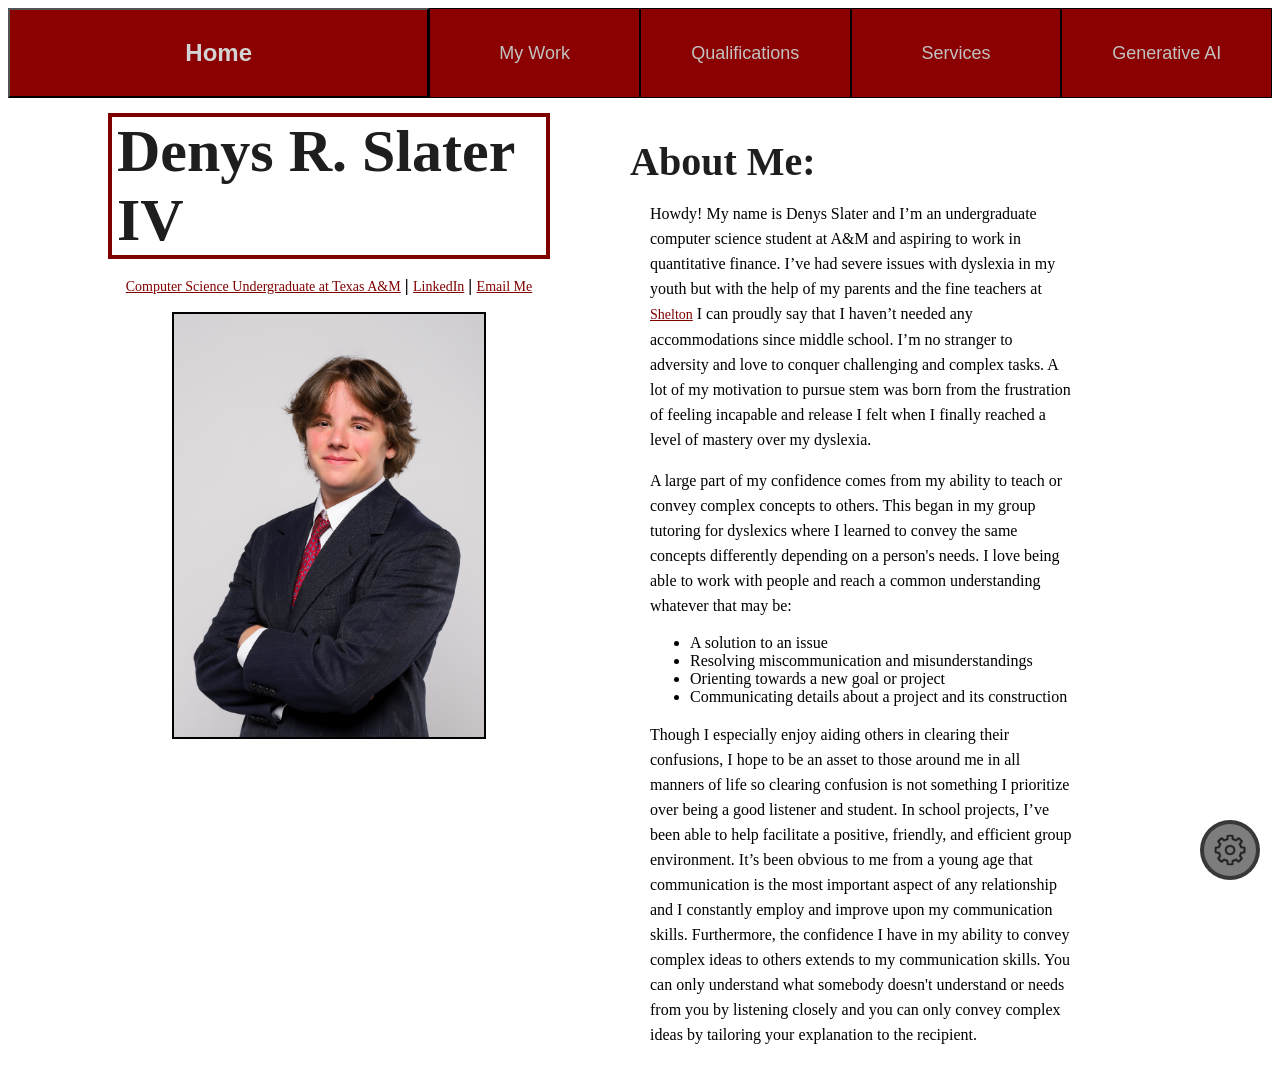
<file: index.html>
<!DOCTYPE html>
<html lang="en">

<head>
  <meta charset="UTF-8">
  <title>Denys R. Slater</title>
  <link id="style" rel="stylesheet" href="anm.css">
  <meta name="viewport" content="width=device-width, initial-scale=1.0">
</head>

<body>
  <nav class="navBar">
    <button class="homeButton" onclick="goTo('index.html')">Home</button>
    <button class="navButton" onclick="goTo('portfolio.html')">My Work</button>
    <button class="navButton" onclick="goTo('qualification.html')">Qualifications</button>
    <button class="navButton" onclick="goTo('services.html')">Services</button>
    <button class="navButton" onclick="goTo('genai.html')">Generative AI</button>
  </nav>
  <br>

  <script>
    function goTo(page) {
      window.location.href = page;
    }
  </script>

  <div class="left">
    <header>Denys R. Slater IV</header>

    <p>
      <a class="link" href="https://catalog.tamu.edu/undergraduate/engineering/computer-science/bs/#programrequirementstext">
        Computer Science Undergraduate at Texas A&M</a>
      <a class="sep">  |  </a>

      <a class="link" href="https://www.linkedin.com/in/denysrslater">
        LinkedIn</a>
      <a class="sep">  |  </a>

      <a class="link" href="mailto:denys.slater@example.com">
        Email Me</a>
    </p>
    
    <img src="assets/headShot.jpg">

  </div>

  <div class="right">
    <button onclick="changeStyle()" class="styleButton" title="Change Styles"></button>

    <script>
      function changeStyle() {
        const link = document.getElementById("style");
        if (link.getAttribute("href") === "anm.css") {
          link.setAttribute("href", "fall.css");
        } else {
          link.setAttribute("href", "anm.css");
        }
      }
    </script>
    
    <header class="aboutMe">About Me:</header>

    <p>
      Howdy! My name is Denys Slater and I’m an undergraduate computer science student at A&M and aspiring to work in 
      quantitative finance. I’ve had severe issues with dyslexia in my youth but with the help of my parents and the fine teachers at 
      <a class="link" href="https://www.shelton.org/">Shelton</a>
      I can proudly say that I haven’t needed any accommodations since middle school. I’m no stranger to adversity and love
      to conquer challenging and complex tasks. A lot of my motivation to pursue stem was born from the frustration of feeling incapable 
      and release I felt when I finally reached a level of mastery over my dyslexia.
    </p>
    
    <p>
      A large part of my confidence comes from my ability to teach or convey complex concepts to others. This began in my group
      tutoring for dyslexics where I learned to convey the same concepts differently depending on a person's needs. I love 
      being able to work with people and reach a common understanding whatever that may be:
    </p>
    
    <ul>
      <li>A solution to an issue</li>
      <li>Resolving miscommunication and misunderstandings</li>
      <li>Orienting towards a new goal or project</li>
      <li>Communicating details about a project and its construction</li>
    </ul>

    <p>
      Though I especially enjoy aiding others in clearing their confusions, I hope to be an asset to those around me in all manners
      of life so clearing confusion is not something I prioritize over being a good listener and student. In school projects, I’ve
      been able to help facilitate a positive, friendly, and efficient group environment. It’s been obvious to me from a young age
      that communication is the most important aspect of any relationship and I constantly employ and improve upon my communication
      skills. Furthermore, the confidence I have in my ability to convey complex ideas to others extends to my communication skills. 
      You can only understand what somebody doesn't understand or needs from you by listening closely and you can only convey complex 
      ideas by tailoring your explanation to the recipient. 
    </p>
  </div>

</body>

</html>
</file>
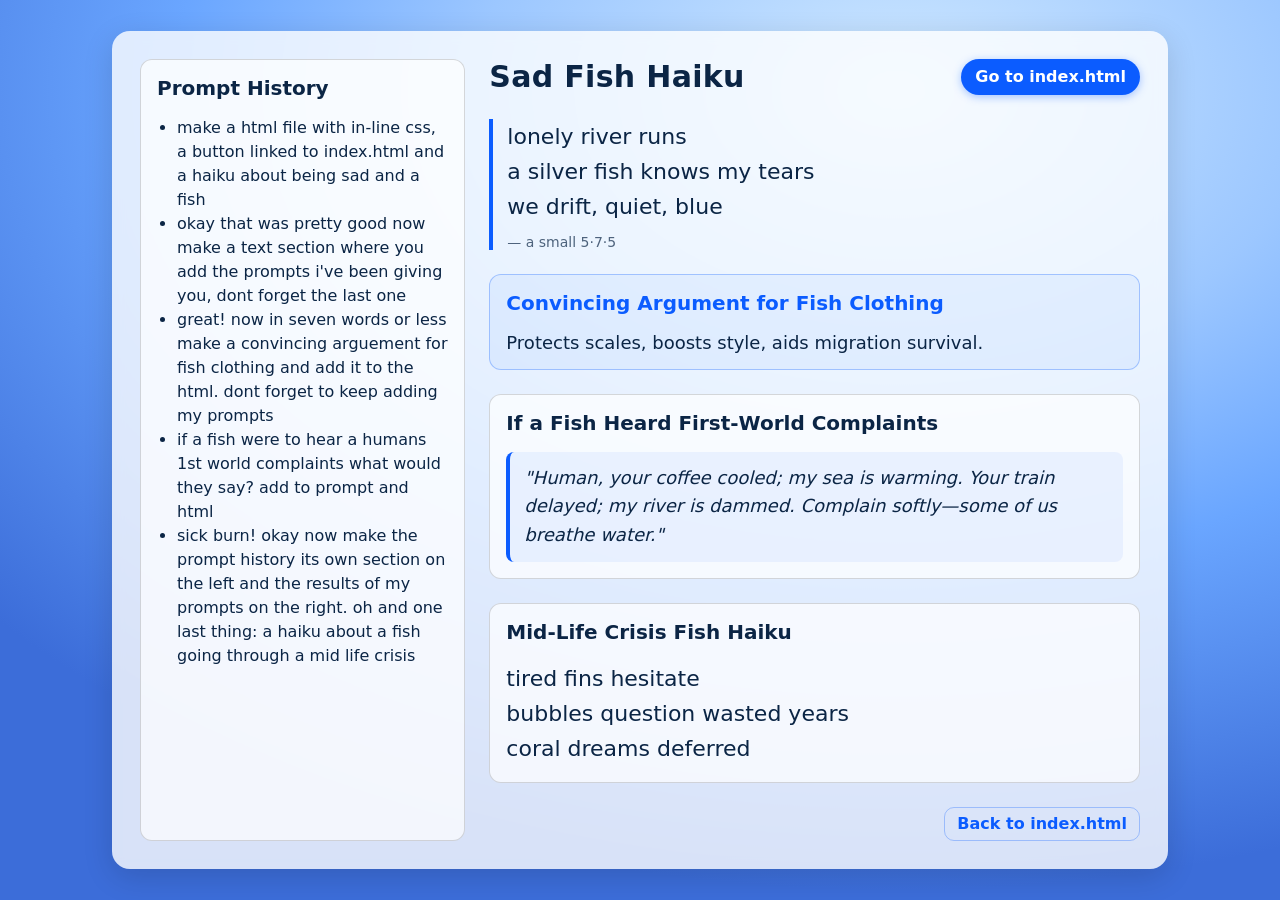
<file: genai.html>
<!DOCTYPE html>
<html lang="en">
<head>
  <meta charset="utf-8" />
  <meta name="viewport" content="width=device-width, initial-scale=1" />
  <title>Sad Fish Haiku</title>
</head>
<body style="margin:0; font-family: system-ui, -apple-system, Segoe UI, Roboto, Helvetica, Arial, 'Apple Color Emoji', 'Segoe UI Emoji', sans-serif; background: radial-gradient(1200px 800px at 70% 10%, #cde7ff 0%, #9cc7ff 35%, #6aa6ff 60%, #3c6dd9 100%); color:#0b2545; min-height:100vh; display:flex; align-items:center; justify-content:center;">
  <main style="background:rgba(255,255,255,0.8); backdrop-filter: blur(6px); border-radius: 18px; padding: 28px; width:min(1000px, 95vw); box-shadow: 0 8px 30px rgba(0,0,0,.14); display:grid; grid-template-columns: 1fr 2fr; gap:24px;">

    <section style="border:1px solid rgba(0,0,0,0.15); border-radius:12px; background:rgba(255,255,255,0.7); padding:16px; overflow-y:auto;">
      <h2 style="margin-top:0; font-size:20px;">Prompt History</h2>
      <ul style="margin:0; padding-left:20px; line-height:1.5;">
        <li>make a html file with in-line css, a button linked to index.html and a haiku about being sad and a fish</li>
        <li>okay that was pretty good now make a text section where you add the prompts i've been giving you, dont forget the last one</li>
        <li>great! now in seven words or less make a convincing arguement for fish clothing and add it to the html. dont forget to keep adding my prompts</li>
        <li>if a fish were to hear a humans 1st world complaints what would they say? add to prompt and html</li>
        <li>sick burn! okay now make the prompt history its own section on the left and the results of my prompts on the right. oh and one last thing: a haiku about a fish going through a mid life crisis</li>
      </ul>
    </section>

    <section style="display:flex; flex-direction:column; gap:24px;">
      <header style="display:flex; align-items:center; justify-content:space-between; gap:16px;">
        <h1 style="font-size: clamp(22px, 4vw, 30px); margin:0; letter-spacing: 0.3px;">Sad Fish Haiku</h1>
        <a href="index.html" style="text-decoration:none; background:#0b5cff; color:white; padding:10px 14px; border-radius:999px; font-weight:600; line-height:1; display:inline-block; box-shadow:0 2px 8px rgba(11,92,255,.35); transform: translateY(0); transition: transform .12s ease, box-shadow .12s ease;" onmouseover="this.style.transform='translateY(-1px)'; this.style.boxShadow='0 4px 12px rgba(11,92,255,.45)';" onmouseout="this.style.transform='translateY(0)'; this.style.boxShadow='0 2px 8px rgba(11,92,255,.35)';">Go to index.html</a>
      </header>

      <div style="border-left: 4px solid #0b5cff; padding-left: 14px;">
        <p style="font-size: clamp(18px, 2.6vw, 22px); margin: 0 0 10px 0; line-height: 1.6;">
          lonely river runs<br />
          a silver fish knows my tears<br />
          we drift, quiet, blue
        </p>
        <p style="margin:10px 0 0 0; font-size: 14px; opacity:.7;">— a small 5·7·5</p>
      </div>

      <div style="padding:16px; border:1px solid rgba(11,92,255,0.3); border-radius:12px; background:rgba(11,92,255,0.05);">
        <h2 style="margin-top:0; font-size:20px; color:#0b5cff;">Convincing Argument for Fish Clothing</h2>
        <p style="font-size:18px; margin:0; font-weight:500;">Protects scales, boosts style, aids migration survival.</p>
      </div>

      <div style="padding:16px; border:1px solid rgba(0,0,0,0.15); border-radius:12px; background:rgba(255,255,255,0.7);">
        <h2 style="margin-top:0; font-size:20px;">If a Fish Heard First‑World Complaints</h2>
        <blockquote style="margin:0; padding:12px 14px; border-left:4px solid #0b5cff; background:rgba(11,92,255,0.06); border-radius:8px;">
          <p style="margin:0; font-size:18px; line-height:1.6; font-style:italic;">
            "Human, your coffee cooled; my sea is warming. Your train delayed; my river is dammed. Complain softly—some of us breathe water."
          </p>
        </blockquote>
      </div>

      <div style="padding:16px; border:1px solid rgba(0,0,0,0.15); border-radius:12px; background:rgba(255,255,255,0.7);">
        <h2 style="margin-top:0; font-size:20px;">Mid‑Life Crisis Fish Haiku</h2>
        <p style="font-size: clamp(18px, 2.6vw, 22px); margin: 0; line-height: 1.6;">
          tired fins hesitate<br />
          bubbles question wasted years<br />
          coral dreams deferred
        </p>
      </div>

      <footer style="margin-top:auto; display:flex; gap:10px; align-items:center; justify-content:flex-end;">
        <a href="index.html" style="text-decoration:none; border:1px solid rgba(11,92,255,.3); color:#0b5cff; padding:8px 12px; border-radius:10px; font-weight:600; line-height:1; display:inline-block;">Back to index.html</a>
      </footer>
    </section>
  </main>
</body>
</html>
</file>
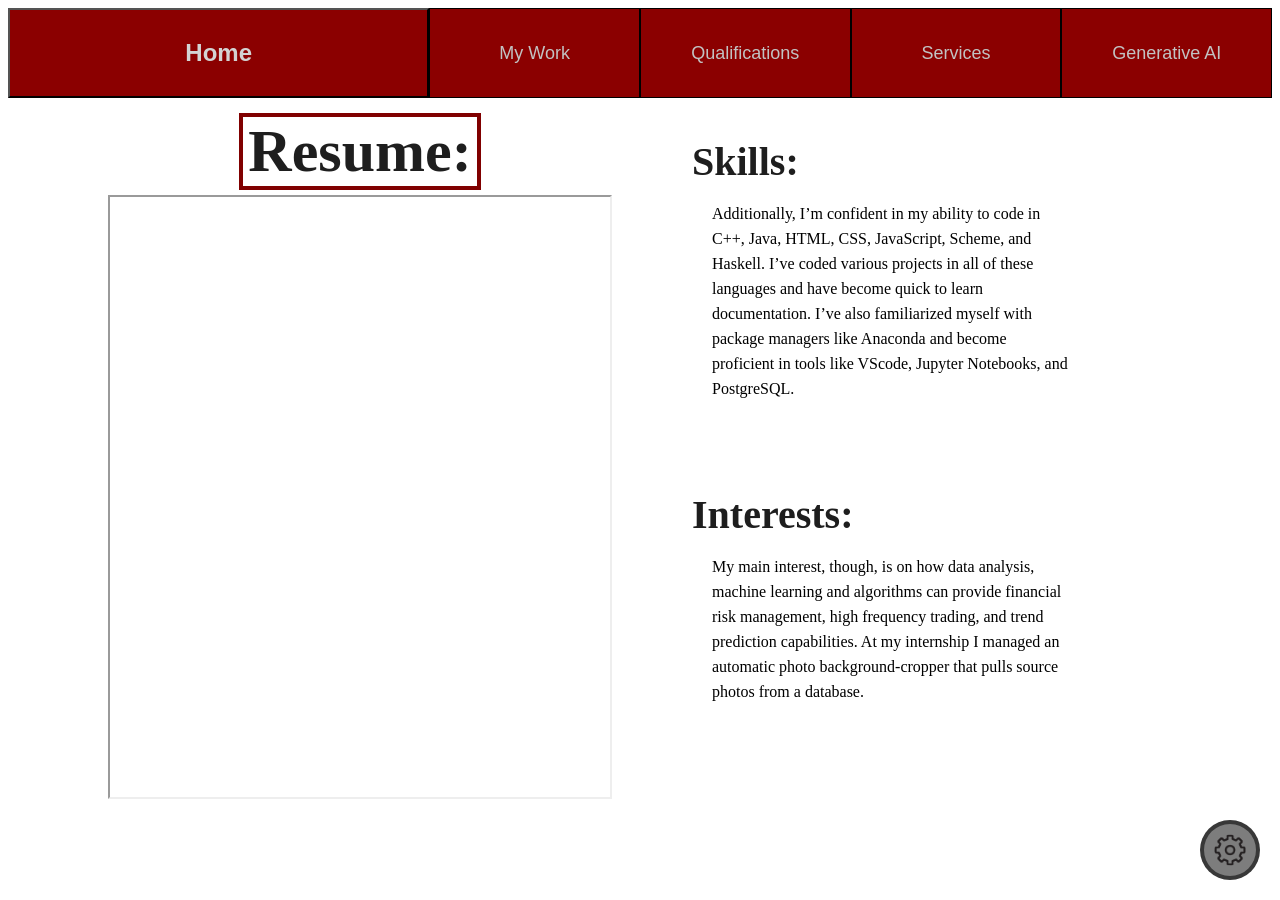
<file: qualification.html>
<!DOCTYPE html>
<html lang="en">

<head>
  <meta charset="UTF-8">
  <title>Denys R. Slater</title>
  <link id="style" rel="stylesheet" href="anm.css">
  <meta name="viewport" content="width=device-width, initial-scale=1.0">
</head>

<body>
  <nav class="navBar">
    <button class="homeButton" onclick="goTo('index.html')">Home</button>
    <button class="navButton" onclick="goTo('portfolio.html')">My Work</button>
    <button class="navButton" onclick="goTo('qualification.html')">Qualifications</button>
    <button class="navButton" onclick="goTo('services.html')">Services</button>
    <button class="navButton" onclick="goTo('genai.html')">Generative AI</button>
  </nav>
  <br>

  <script>
    function goTo(page) {
      window.location.href = page;
    }
  </script>

  <div class="left">
    <header>Resume:</header>
    <a class="pdf" href="assets/Denys_Slater_Resume.pdf" download>
      <iframe src="assets/Slater, Denys - Resume.pdf" style="width:500px; height:600px; margin-top: 5px;" title="Resume PDF"></iframe>
    </a>
  </div>
  
  <div class="right">
    <button onclick="changeStyle()" class="styleButton" title="Change Styles"></button>

    <script>
      function changeStyle() {
        const link = document.getElementById("style");
        if (link.getAttribute("href") === "anm.css") {
          link.setAttribute("href", "fall.css");
        } else {
          link.setAttribute("href", "anm.css");
        }
      }
    </script>

    <header class="aboutMe" style="margin-top: 0px;">Skills:</header>
    <p>
      Additionally, I’m confident in my ability to code in C++, Java, HTML, CSS, JavaScript, Scheme, and Haskell. 
      I’ve coded various projects in all of these languages and have become quick to learn documentation. I’ve also 
      familiarized myself with package managers like Anaconda and become proficient in tools like VScode, Jupyter Notebooks, 
      and PostgreSQL. 
    </p>
    
    <header class="aboutMe" style="margin-top: 90px;">Interests:</header>
    <p>
      My main interest, though, is on how data analysis, machine learning and algorithms can provide financial risk 
      management, high frequency trading, and trend prediction capabilities. At my internship I managed an automatic photo 
      background-cropper that pulls source photos from a database.
    </p>

  </div>

</body>
</html>
</file>
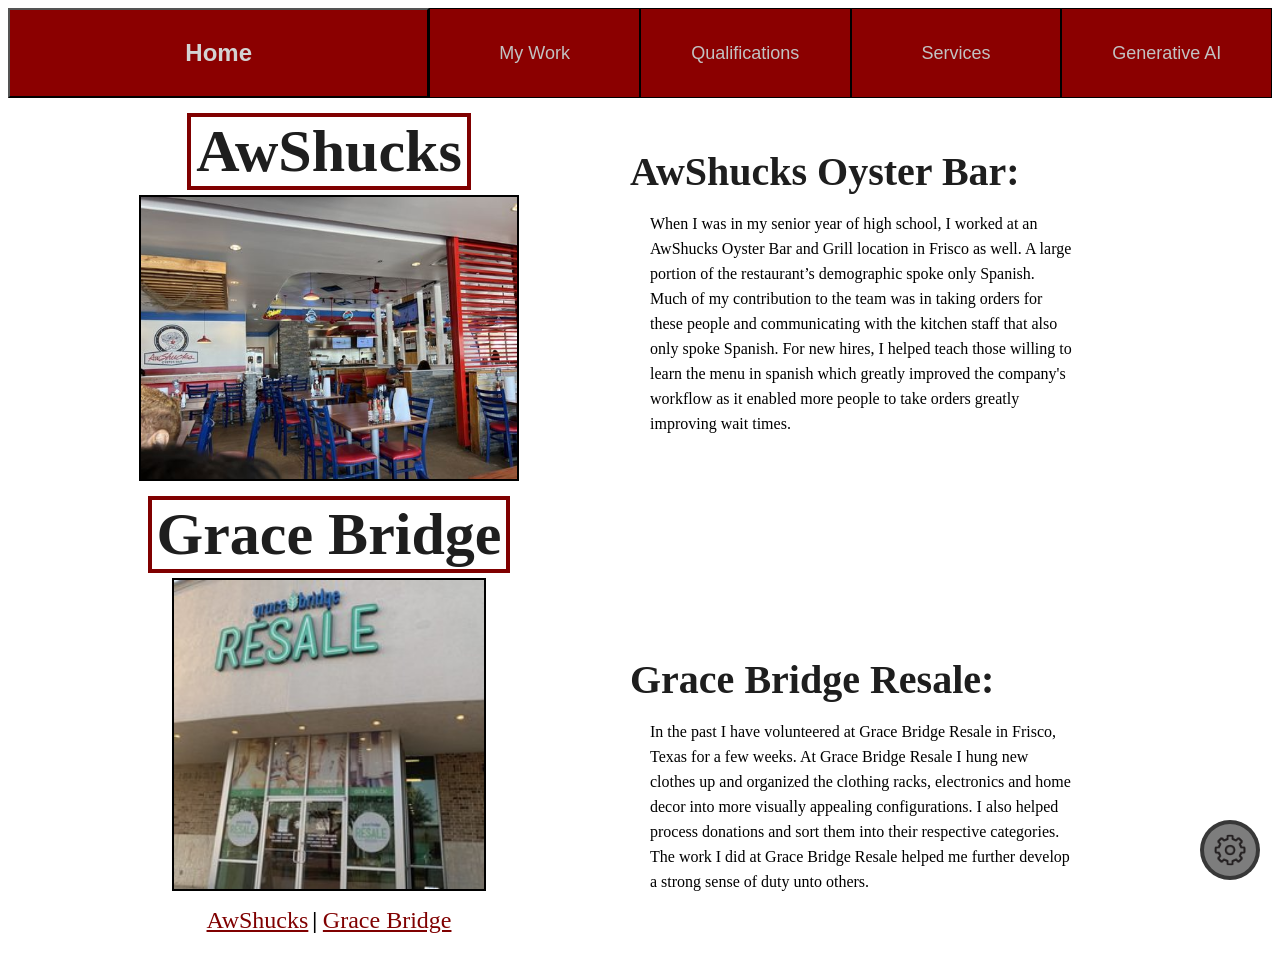
<file: services.html>
<!DOCTYPE html>
<html lang="en">

<head>
  <meta charset="UTF-8">
  <title>Denys R. Slater</title>
  <link id="style"rel="stylesheet" href="anm.css">
  <meta name="viewport" content="width=device-width, initial-scale=1.0">
</head>

<body>
  <nav class="navBar">
    <button class="homeButton" onclick="goTo('index.html')">Home</button>
    <button class="navButton" onclick="goTo('portfolio.html')">My Work</button>
    <button class="navButton" onclick="goTo('qualification.html')">Qualifications</button>
    <button class="navButton" onclick="goTo('services.html')">Services</button>
    <button class="navButton" onclick="goTo('genai.html')">Generative AI</button>
  </nav>
  <br>

  <script>
    function goTo(page) {
      window.location.href = page;
    }
  </script>

  <div class="left">
    <header>AwShucks</header>
    <img src="assets/awShucks.jpg" style="margin-top: 5px; width: 85%">

    <header>Grace Bridge</header>
    <img src="assets/graceBridge.jpg" style="margin-top: 5px; width: 70%">

    <p>
      <a class="linkBig" href="https://awshucksdallas.com/aw-shucks-frisco/">
        AwShucks</a>

      <a class="sepBig">  |  </a>

      <a class="linkBig" href="https://www.gracebridge.us/">
        Grace Bridge</a>
    </p>

  </div>

  <div class="right">
    <button onclick="changeStyle()" class="styleButton" title="Change Styles"></button>

    <script>
      function changeStyle() {
        const link = document.getElementById("style");
        if (link.getAttribute("href") === "anm.css") {
          link.setAttribute("href", "fall.css");
        } else {
          link.setAttribute("href", "anm.css");
        }
      }
    </script>

    <header class="aboutMe" style="margin-top: 10px;">AwShucks Oyster Bar:</header>
    <p>
      When I was in my senior year of high school, I worked at an AwShucks Oyster Bar and Grill location in Frisco as well. 
      A large portion of the restaurant’s demographic spoke only Spanish. Much of my contribution to the team was in taking 
      orders for these people and communicating with the kitchen staff that also only spoke Spanish. For new hires, I helped 
      teach those willing to learn the menu in spanish which greatly improved the company's workflow as it enabled more people 
      to take orders greatly improving wait times. 
    </p>

    <header class="aboutMe" style="margin-top: 220px;">Grace Bridge Resale:</header>
    <p>
      In the past I have volunteered at Grace Bridge Resale in Frisco, Texas for a few weeks. At Grace Bridge Resale 
      I hung new clothes up and organized the clothing racks, electronics and home decor into more visually appealing 
      configurations. I also helped process donations and sort them into their respective categories. The work I did at 
      Grace Bridge Resale helped me further develop a strong sense of duty unto others.
    </p>
  </div>

</body>
</html>
</file>
<file: anm.css>
nav.navBar {
    top: 0px;
    left: 0px;
    width: 100%;
    height: 90px;
    display: flex;
    flex: 0 0 100%;
    margin: 0px;
    padding: 0px;
}

button.homeButton {
    border: 2px 0px solid black;
    padding: 0px;
    cursor: pointer;
    flex: 2;
    height: auto;
    margin: 0px;
    padding: 0px;
    color: rgb(211, 211, 211);
    background-color: darkred;
    font-size: x-large;
    font-weight: bold;
    text-align: center;
}

button.homeButton:hover {
    color: white;
    background-color: maroon;
}

button.navButton {
    border: 1px solid black;
    padding: 0px;
    cursor: pointer;
    flex: 1;
    height: auto;
    margin: 0px;
    padding: 0px;
    color: rgb(194, 194, 194);
    background-color: darkred;
    font-size: large;
    text-align: center;
}
button.navButton:hover {
    color: white;
    background-color: maroon;
}

body {
    display: flex;
    flex-wrap: wrap;
}

div.left,
div.right {
    flex: 1 1 0;
    padding: 0;
    box-sizing: border-box; 
}

div.left {
    display: flex;
    flex-direction: column;
    align-items: center;
    margin-left: 100px;
}

div.left header {
    color: rgb(30, 30, 30);
    font-size: 60px;
    font-weight: bold;
    padding: 0px 5px 0px 5px;
    border: 4px solid maroon;
    width: fit-content;
    margin-top: 15px;
    margin-bottom: 0px;
}

div.left p a.link {
    color: maroon;
    margin-top: 10px;
    margin-bottom: 0px;
    font-size: 14px;
}

div.left p a.sep {
    color: black;
    font-weight: bolder; 
    font-size: 110%;
}

div.left p a.linkBig {
    color: maroon;
    margin-top: 10px;
    margin-bottom: 0px;
    font-size: 24px;
}

div.left p a.sepBig {
    color: black;
    font-weight: bolder; 
    font-size: 140%;
}

div.left img {
    border: 2px solid black;
    width: 70%;
    display: block;
    margin-top: 0px;
}

div.right {
    margin-top: 40px;
    padding: 0px;
    box-sizing: border-box; 
    margin-right: 200px;
    margin-left: 80px;
}

div.right header {
    color: rgb(30, 30, 30);
    font-size: 40px;
    font-weight: bold;
    margin-top: 0px;
    margin-bottom: 10px;
}

div.right p {
    margin-left: 20px;
    line-height: 25px;
}

div.right p a.link {
    color: maroon;
    font-size: 14px;
}

div.right ul {
    margin-left: 20px;
}

button.styleButton {
    border: 4px solid rgba(28, 28, 28, 0.7);
    padding: 0px;
    cursor: pointer;
    width: 60px;
    height: 60px;
    position: fixed; bottom: 20px; right: 20px;
    margin: 0px;
    border-radius: 50%;
    background-image: url("assets/gearIcon.png");
    background-size: cover;
    background-position: center;
}

button.styleButton:hover {
    border: 4px solid rgba(28, 28, 28, 0.9);
    background-color: rgba(61, 61, 61, 0.3);
}
</file>
